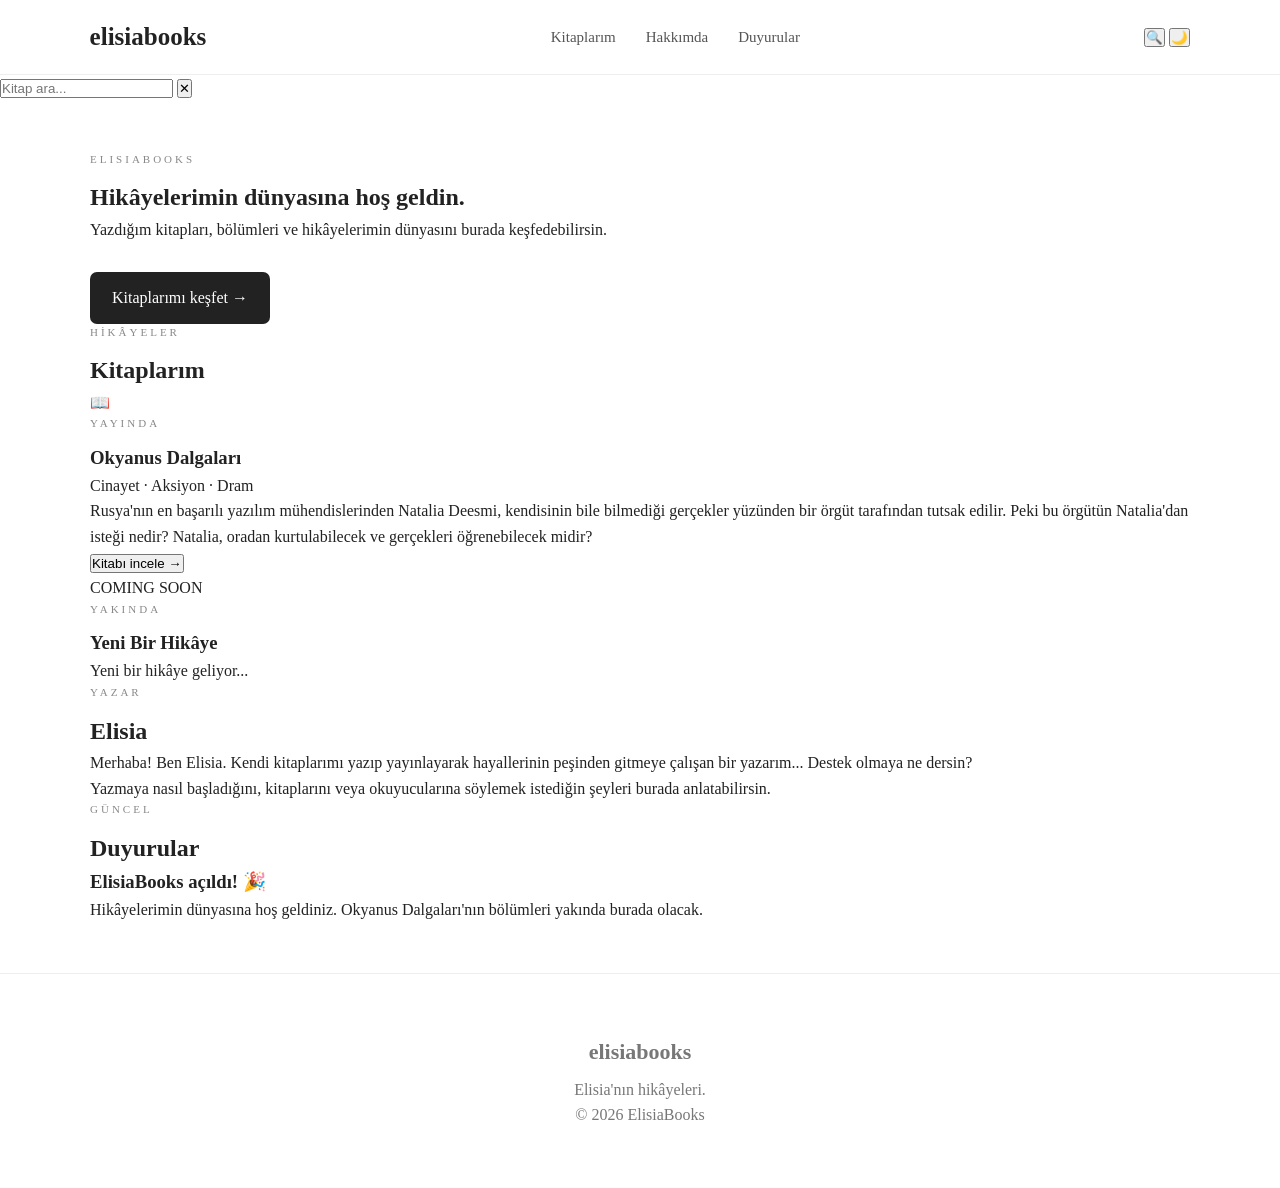
<file: index.html>
<!DOCTYPE html>
<html lang="tr">

<head>

    <meta charset="UTF-8">

    <meta name="viewport"
          content="width=device-width, initial-scale=1.0">

    <title>ElisiaBooks</title>

    <link rel="stylesheet" href="style.css">

</head>


<body>


<!-- ================= HEADER ================= -->

<header>

    <a href="#" class="logo">
        elisiabooks
    </a>


    <nav>

        <a href="#books">
            Kitaplarım
        </a>

        <a href="#about">
            Hakkımda
        </a>

        <a href="#announcements">
            Duyurular
        </a>

    </nav>


    <div class="header-buttons">

        <button onclick="openSearch()">
            🔍
        </button>

        <button onclick="toggleDarkMode()">
            🌙
        </button>

    </div>

</header>



<!-- ================= ARAMA ================= -->

<div id="searchBox" class="search-box">

    <input
        type="text"
        id="searchInput"
        placeholder="Kitap ara..."
        onkeyup="searchBooks()"
    >

    <button onclick="closeSearch()">
        ✕
    </button>

</div>



<!-- ================= ANA SAYFA ================= -->

<main>


<!-- ================= HOŞ GELDİN ================= -->

<section class="hero">


    <!--

        GÖRSEL ALANI

        Daha sonra buraya kendi görselini
        koyacağız.

    -->

    <div class="hero-image">

        <!--

        <img
            src="images/hero.jpg"
            alt="ElisiaBooks">

        -->

    </div>



    <div class="hero-content">

        <p class="eyebrow">
            ELISIABOOKS
        </p>


        <h1>
            Hikâyelerimin
            dünyasına hoş geldin.
        </h1>


        <p>

            Yazdığım kitapları,
            bölümleri ve hikâyelerimin
            dünyasını burada keşfedebilirsin.

        </p>


        <a
            href="#books"
            class="main-button">

            Kitaplarımı keşfet →

        </a>

    </div>


</section>



<!-- ================= KİTAPLAR ================= -->

<section
    id="books"
    class="section">


    <p class="eyebrow">
        HİKÂYELER
    </p>


    <h2>
        Kitaplarım
    </h2>


    <div
        id="bookList"
        class="book-list">

    </div>


</section>



<!-- ================= HAKKIMDA ================= -->

<section
    id="about"
    class="about">


    <!-- GÖRSEL -->

    <div class="about-image">

        <!--

        <img
            src="images/about.jpg"
            alt="Elisia">

        -->

    </div>



    <!-- YAZI -->

    <div class="about-content">

        <p class="eyebrow">
            YAZAR
        </p>


        <h2>
            Elisia
        </h2>


        <p>

            Merhaba! Ben Elisia.

            Kendi kitaplarımı yazıp yayınlayarak
            hayallerinin peşinden gitmeye çalışan
            bir yazarım... Destek olmaya ne dersin?

        </p>


        <p>

            Yazmaya nasıl başladığını,
            kitaplarını veya okuyucularına
            söylemek istediğin şeyleri
            burada anlatabilirsin.

        </p>

    </div>


</section>



<!-- ================= DUYURULAR ================= -->

<section
    id="announcements"
    class="section">


    <p class="eyebrow">
        GÜNCEL
    </p>


    <h2>
        Duyurular
    </h2>


    <div
        id="announcementList">

    </div>


</section>


</main>



<!-- ================= FOOTER ================= -->

<footer>

    <div class="footer-logo">
        elisiabooks
    </div>


    <p>
        Elisia'nın hikâyeleri.
    </p>


    <p>
        © 2026 ElisiaBooks
    </p>

</footer>



<script src="script.js"></script>

</body>

</html>
</file>
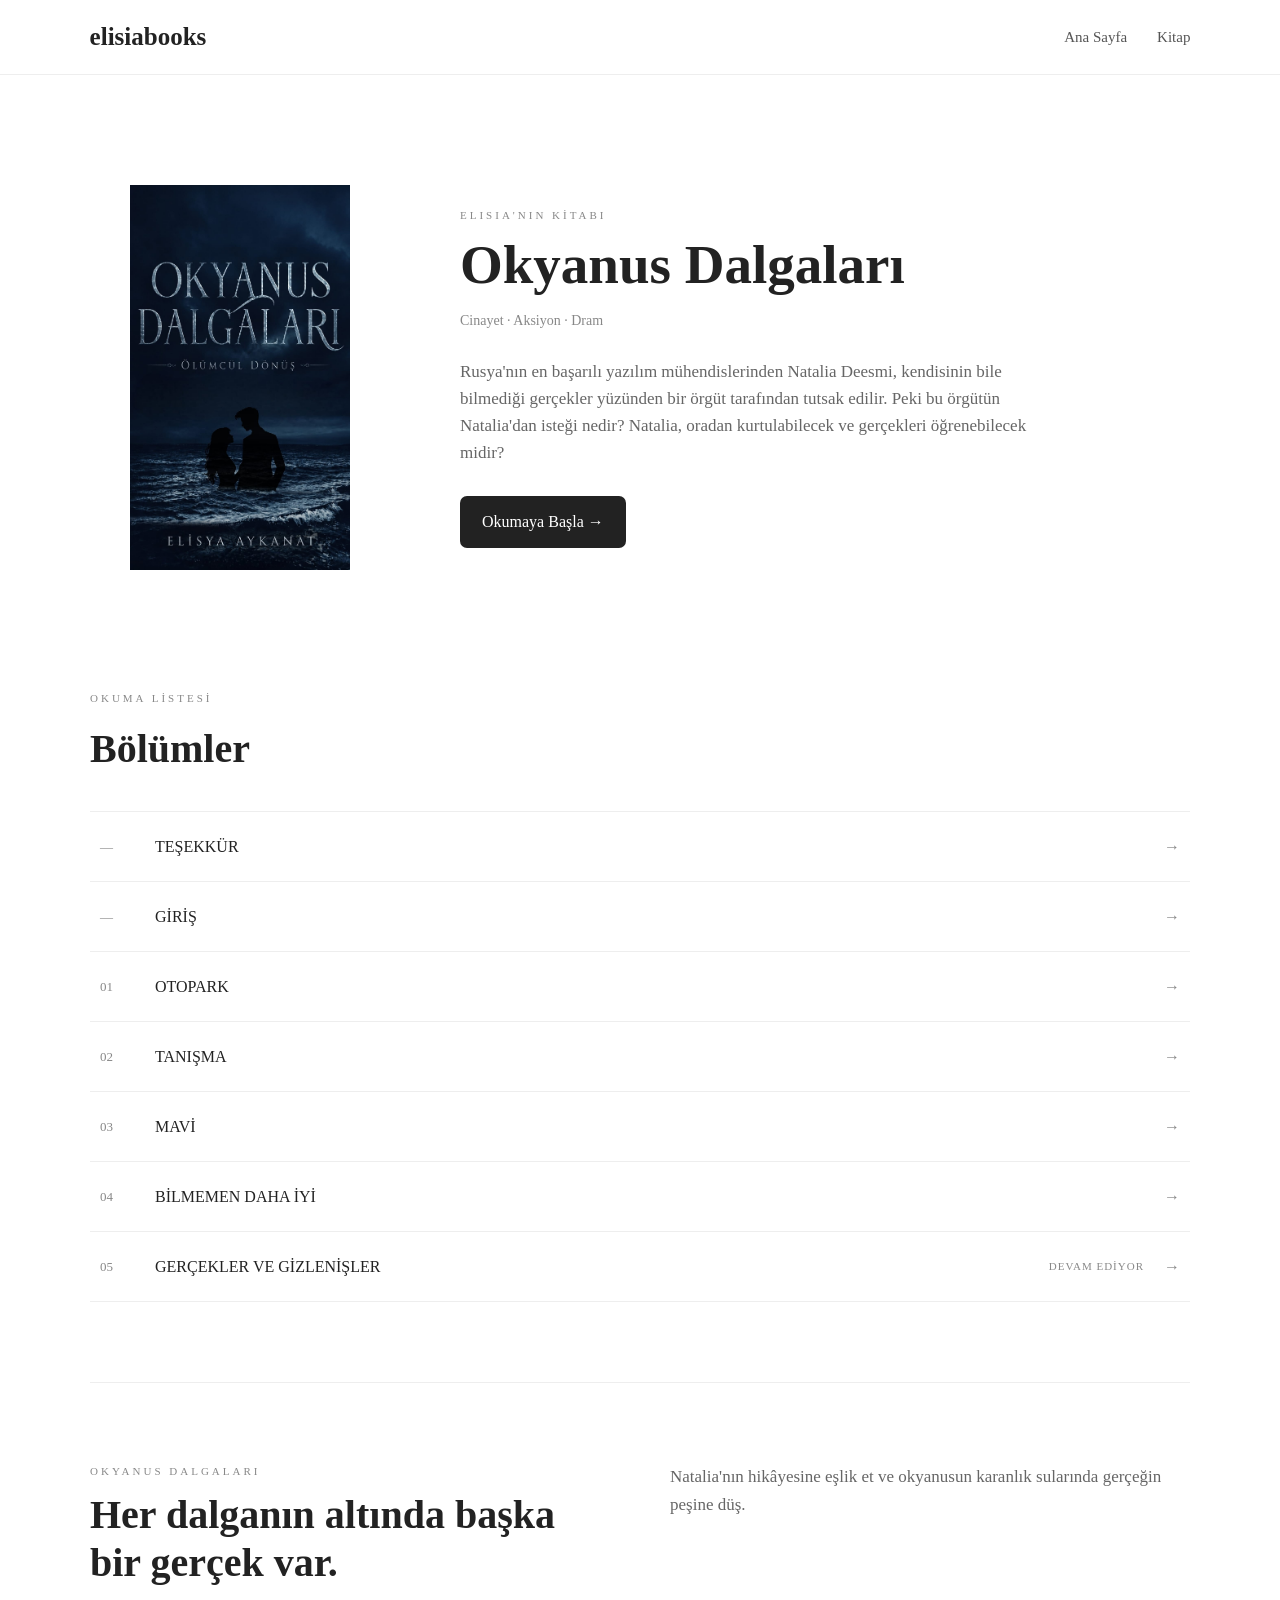
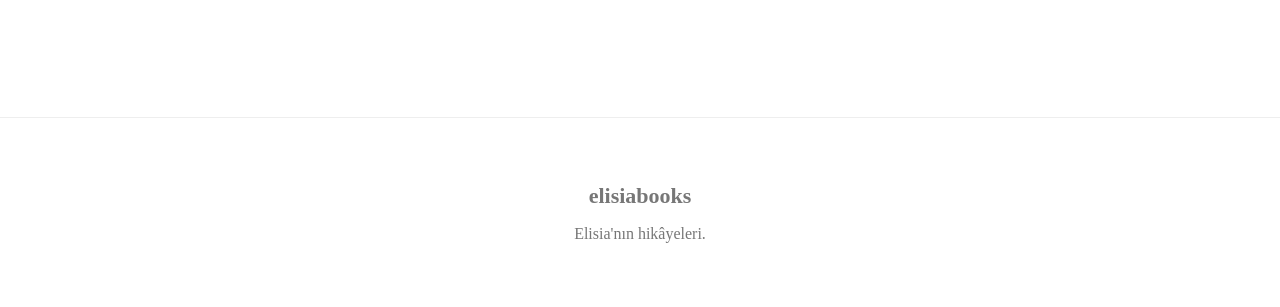
<file: book.html>
<!DOCTYPE html>
<html lang="tr">

<head>
    <meta charset="UTF-8">
    <meta name="viewport" content="width=device-width, initial-scale=1.0">

    <title>Okyanus Dalgaları | elisiabooks</title>

    <link rel="stylesheet" href="style.css">
</head>

<body>

<header>

    <a href="index.html" class="logo">
        elisiabooks
    </a>

    <nav>
        <a href="index.html">Ana Sayfa</a>
        <a href="book.html">Kitap</a>
    </nav>

</header>


<main>

    <!-- KİTAP TANITIM ALANI -->

    <section class="book-hero">

        <div class="book-cover">

            <!-- KAPAK GÖRSELİNÜ BURAYA EKLEYECEĞİZ -->
          <img src="images/okyanus-dalgalari.jpg" alt="Okyanus Dalgaları kitap kapağı">

        </div>


        <div class="book-info">

            <p class="eyebrow">
                ELISIA'NIN KİTABI
            </p>

            <h1>Okyanus Dalgaları</h1>

            <p class="book-type">
                Cinayet · Aksiyon · Dram
            </p>

            <p class="book-description">
                Rusya'nın en başarılı yazılım mühendislerinden Natalia Deesmi,
                kendisinin bile bilmediği gerçekler yüzünden bir örgüt
                tarafından tutsak edilir. Peki bu örgütün Natalia'dan isteği
                nedir? Natalia, oradan kurtulabilecek ve gerçekleri
                öğrenebilecek midir?
            </p>

            <a href="chapters/giris.html" class="main-button">
                Okumaya Başla →
            </a>

        </div>

    </section>


    <!-- BÖLÜMLER -->

    <section class="chapters-section">

        <div class="section-heading">

            <p class="eyebrow">
                OKUMA LİSTESİ
            </p>

            <h2>Bölümler</h2>

        </div>


        <div class="chapter-list">

            <a href="chapters/tesekkur.html" class="chapter-card">

                <span class="chapter-number">
                    —
                </span>

                <span class="chapter-title">
                    TEŞEKKÜR
                </span>

                <span class="chapter-arrow">
                    →
                </span>

            </a>


            <a href="chapters/giris.html" class="chapter-card">

                <span class="chapter-number">
                    —
                </span>

                <span class="chapter-title">
                    GİRİŞ
                </span>

                <span class="chapter-arrow">
                    →
                </span>

            </a>


            <a href="chapters/bolum1.html" class="chapter-card">

                <span class="chapter-number">
                    01
                </span>

                <span class="chapter-title">
                    OTOPARK
                </span>

                <span class="chapter-arrow">
                    →
                </span>

            </a>


            <a href="chapters/bolum2.html" class="chapter-card">

                <span class="chapter-number">
                    02
                </span>

                <span class="chapter-title">
                    TANIŞMA
                </span>

                <span class="chapter-arrow">
                    →
                </span>

            </a>


            <a href="chapters/bolum3.html" class="chapter-card">

                <span class="chapter-number">
                    03
                </span>

                <span class="chapter-title">
                    MAVİ
                </span>

                <span class="chapter-arrow">
                    →
                </span>

            </a>


            <a href="chapters/bolum4.html" class="chapter-card">

                <span class="chapter-number">
                    04
                </span>

                <span class="chapter-title">
                    BİLMEMEN DAHA İYİ
                </span>

                <span class="chapter-arrow">
                    →
                </span>

            </a>


            <a href="chapters/bolum5.html" class="chapter-card">

                <span class="chapter-number">
                    05
                </span>

                <span class="chapter-title">
                    GERÇEKLER VE GİZLENİŞLER
                </span>

                <span class="chapter-status">
                    DEVAM EDİYOR
                </span>

                <span class="chapter-arrow">
                    →
                </span>

            </a>

        </div>

    </section>


    <!-- KİTAP HAKKINDA -->

    <section class="book-about">

        <div>

            <p class="eyebrow">
                OKYANUS DALGALARI
            </p>

            <h2>
                Her dalganın altında
                başka bir gerçek var.
            </h2>

        </div>

        <p>
            Natalia'nın hikâyesine eşlik et ve okyanusun karanlık
            sularında gerçeğin peşine düş.
        </p>

    </section>

</main>


<footer>

    <div class="footer-logo">
        elisiabooks
    </div>

    <p>
        Elisia'nın hikâyeleri.
    </p>

</footer>

</body>

</html>
</file>
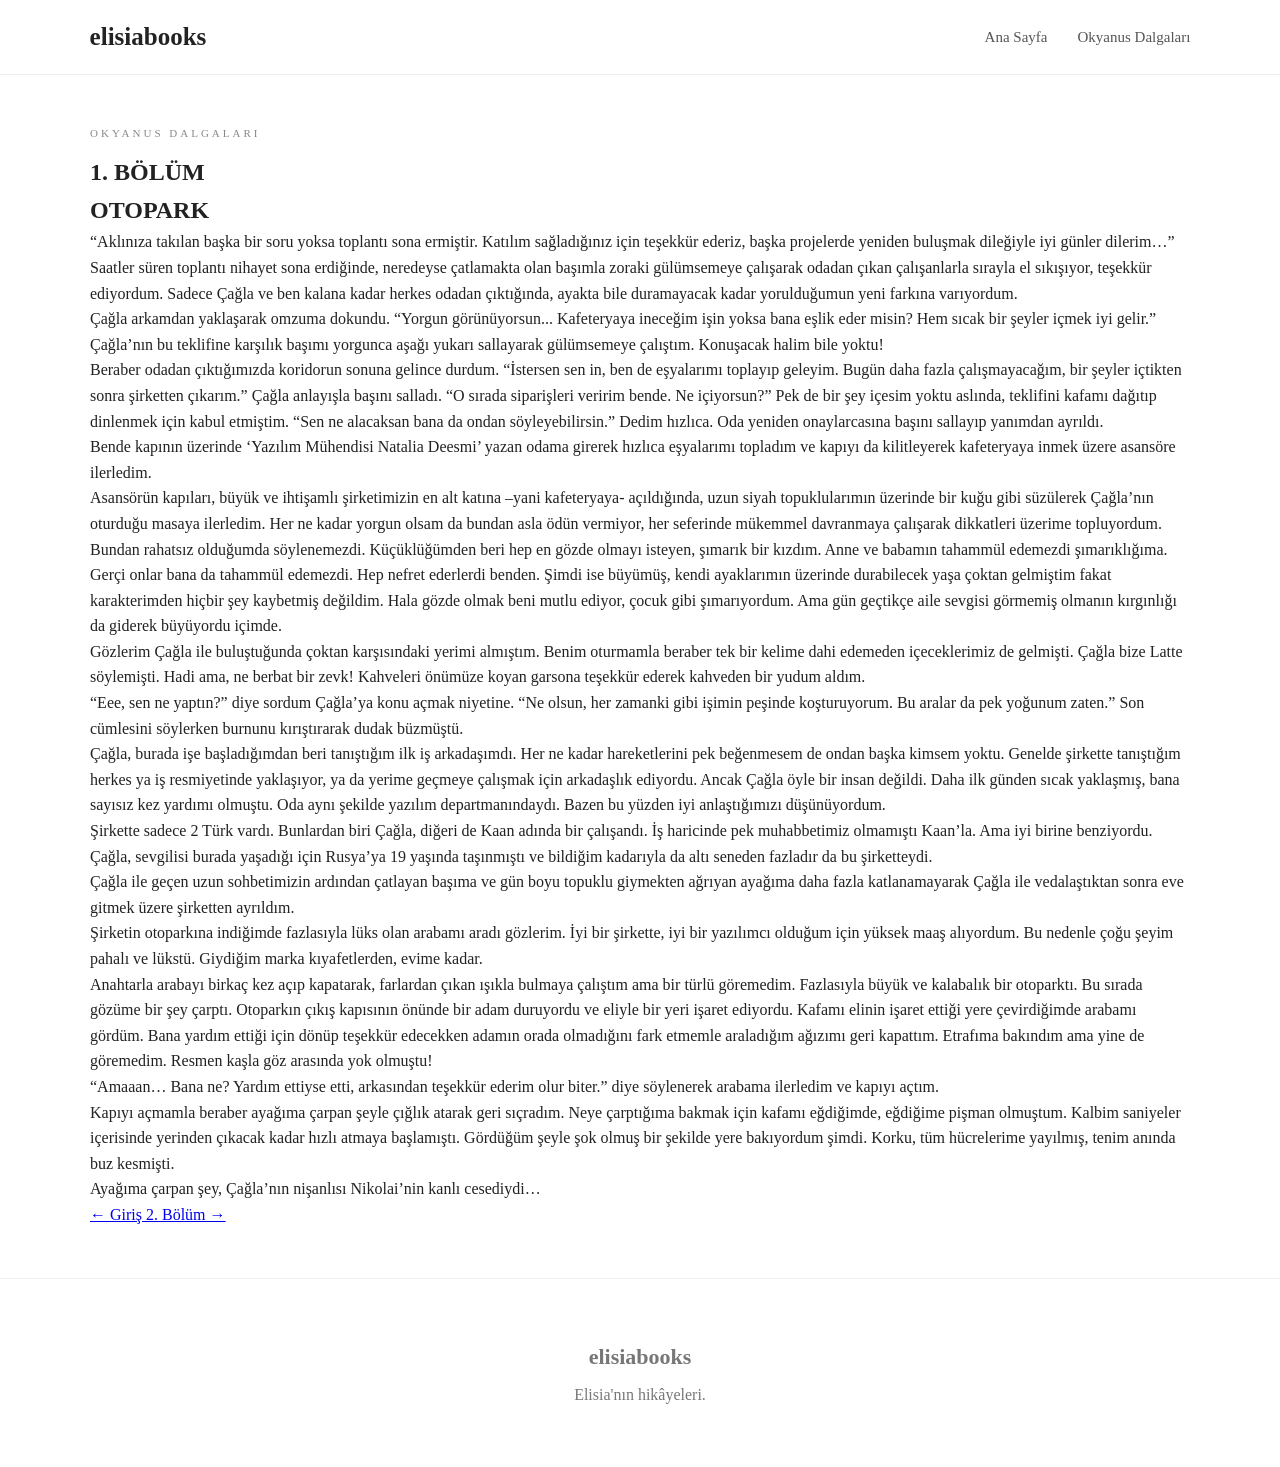
<file: chapters/bolum1.html>
<!DOCTYPE html>
<html lang="tr">

<head>
    <meta charset="UTF-8">
    <meta name="viewport" content="width=device-width, initial-scale=1.0">

    <title>1. Bölüm: Otopark | Okyanus Dalgaları</title>

    <link rel="stylesheet" href="../style.css">
</head>

<body>

<header>

    <a href="../book.html" class="logo">
        elisiabooks
    </a>

    <nav>
        <a href="../index.html">Ana Sayfa</a>
        <a href="../book.html">Okyanus Dalgaları</a>
    </nav>

</header>


<main>

    <article class="reading-page">

        <p class="eyebrow">
            OKYANUS DALGALARI
        </p>

        <h1>1. BÖLÜM</h1>

        <h2>OTOPARK</h2>

        <div class="reading-text">

            <p>
                “Aklınıza takılan başka bir soru yoksa toplantı sona ermiştir.
                Katılım sağladığınız için teşekkür ederiz, başka projelerde
                yeniden buluşmak dileğiyle iyi günler dilerim…”
            </p>

            <p>
                Saatler süren toplantı nihayet sona erdiğinde, neredeyse
                çatlamakta olan başımla zoraki gülümsemeye çalışarak odadan
                çıkan çalışanlarla sırayla el sıkışıyor, teşekkür ediyordum.
                Sadece Çağla ve ben kalana kadar herkes odadan çıktığında,
                ayakta bile duramayacak kadar yorulduğumun yeni farkına
                varıyordum.
            </p>

            <p>
                Çağla arkamdan yaklaşarak omzuma dokundu. “Yorgun
                görünüyorsun... Kafeteryaya ineceğim işin yoksa bana eşlik
                eder misin? Hem sıcak bir şeyler içmek iyi gelir.” Çağla’nın
                bu teklifine karşılık başımı yorgunca aşağı yukarı sallayarak
                gülümsemeye çalıştım. Konuşacak halim bile yoktu!
            </p>

            <p>
                Beraber odadan çıktığımızda koridorun sonuna gelince durdum.
                “İstersen sen in, ben de eşyalarımı toplayıp geleyim. Bugün
                daha fazla çalışmayacağım, bir şeyler içtikten sonra
                şirketten çıkarım.” Çağla anlayışla başını salladı. “O sırada
                siparişleri veririm bende. Ne içiyorsun?” Pek de bir şey içesim
                yoktu aslında, teklifini kafamı dağıtıp dinlenmek için kabul
                etmiştim. “Sen ne alacaksan bana da ondan söyleyebilirsin.”
                Dedim hızlıca. Oda yeniden onaylarcasına başını sallayıp
                yanımdan ayrıldı.
            </p>

            <p>
                Bende kapının üzerinde ‘Yazılım Mühendisi Natalia Deesmi’
                yazan odama girerek hızlıca eşyalarımı topladım ve kapıyı da
                kilitleyerek kafeteryaya inmek üzere asansöre ilerledim.
            </p>

            <p>
                Asansörün kapıları, büyük ve ihtişamlı şirketimizin en alt
                katına –yani kafeteryaya- açıldığında, uzun siyah topuklularımın
                üzerinde bir kuğu gibi süzülerek Çağla’nın oturduğu masaya
                ilerledim. Her ne kadar yorgun olsam da bundan asla ödün
                vermiyor, her seferinde mükemmel davranmaya çalışarak dikkatleri
                üzerime topluyordum. Bundan rahatsız olduğumda söylenemezdi.
                Küçüklüğümden beri hep en gözde olmayı isteyen, şımarık bir
                kızdım. Anne ve babamın tahammül edemezdi şımarıklığıma.
                Gerçi onlar bana da tahammül edemezdi. Hep nefret ederlerdi
                benden. Şimdi ise büyümüş, kendi ayaklarımın üzerinde
                durabilecek yaşa çoktan gelmiştim fakat karakterimden hiçbir
                şey kaybetmiş değildim. Hala gözde olmak beni mutlu ediyor,
                çocuk gibi şımarıyordum. Ama gün geçtikçe aile sevgisi görmemiş
                olmanın kırgınlığı da giderek büyüyordu içimde.
            </p>

            <p>
                Gözlerim Çağla ile buluştuğunda çoktan karşısındaki yerimi
                almıştım. Benim oturmamla beraber tek bir kelime dahi
                edemeden içeceklerimiz de gelmişti. Çağla bize Latte söylemişti.
                Hadi ama, ne berbat bir zevk! Kahveleri önümüze koyan garsona
                teşekkür ederek kahveden bir yudum aldım.
            </p>

            <p>
                “Eee, sen ne yaptın?” diye sordum Çağla’ya konu açmak
                niyetine. “Ne olsun, her zamanki gibi işimin peşinde
                koşturuyorum. Bu aralar da pek yoğunum zaten.” Son cümlesini
                söylerken burnunu kırıştırarak dudak büzmüştü.
            </p>

            <p>
                Çağla, burada işe başladığımdan beri tanıştığım ilk iş
                arkadaşımdı. Her ne kadar hareketlerini pek beğenmesem de
                ondan başka kimsem yoktu. Genelde şirkette tanıştığım herkes
                ya iş resmiyetinde yaklaşıyor, ya da yerime geçmeye çalışmak
                için arkadaşlık ediyordu. Ancak Çağla öyle bir insan değildi.
                Daha ilk günden sıcak yaklaşmış, bana sayısız kez yardımı
                olmuştu. Oda aynı şekilde yazılım departmanındaydı. Bazen bu
                yüzden iyi anlaştığımızı düşünüyordum.
            </p>

            <p>
                Şirkette sadece 2 Türk vardı. Bunlardan biri Çağla, diğeri de
                Kaan adında bir çalışandı. İş haricinde pek muhabbetimiz
                olmamıştı Kaan’la. Ama iyi birine benziyordu.
            </p>

            <p>
                Çağla, sevgilisi burada yaşadığı için Rusya’ya 19 yaşında
                taşınmıştı ve bildiğim kadarıyla da altı seneden fazladır da
                bu şirketteydi.
            </p>

            <p>
                Çağla ile geçen uzun sohbetimizin ardından çatlayan başıma
                ve gün boyu topuklu giymekten ağrıyan ayağıma daha fazla
                katlanamayarak Çağla ile vedalaştıktan sonra eve gitmek üzere
                şirketten ayrıldım.
            </p>

            <p>
                Şirketin otoparkına indiğimde fazlasıyla lüks olan arabamı
                aradı gözlerim. İyi bir şirkette, iyi bir yazılımcı olduğum
                için yüksek maaş alıyordum. Bu nedenle çoğu şeyim pahalı ve
                lükstü. Giydiğim marka kıyafetlerden, evime kadar.
            </p>

            <p>
                Anahtarla arabayı birkaç kez açıp kapatarak, farlardan çıkan
                ışıkla bulmaya çalıştım ama bir türlü göremedim. Fazlasıyla
                büyük ve kalabalık bir otoparktı. Bu sırada gözüme bir şey
                çarptı. Otoparkın çıkış kapısının önünde bir adam duruyordu
                ve eliyle bir yeri işaret ediyordu. Kafamı elinin işaret ettiği
                yere çevirdiğimde arabamı gördüm. Bana yardım ettiği için dönüp
                teşekkür edecekken adamın orada olmadığını fark etmemle
                araladığım ağızımı geri kapattım. Etrafıma bakındım ama yine
                de göremedim. Resmen kaşla göz arasında yok olmuştu!
            </p>

            <p>
                “Amaaan… Bana ne? Yardım ettiyse etti, arkasından teşekkür
                ederim olur biter.” diye söylenerek arabama ilerledim ve
                kapıyı açtım.
            </p>

            <p>
                Kapıyı açmamla beraber ayağıma çarpan şeyle çığlık atarak
                geri sıçradım. Neye çarptığıma bakmak için kafamı eğdiğimde,
                eğdiğime pişman olmuştum. Kalbim saniyeler içerisinde
                yerinden çıkacak kadar hızlı atmaya başlamıştı. Gördüğüm
                şeyle şok olmuş bir şekilde yere bakıyordum şimdi. Korku,
                tüm hücrelerime yayılmış, tenim anında buz kesmişti.
            </p>

            <p>
                Ayağıma çarpan şey, Çağla’nın nişanlısı Nikolai’nin kanlı
                cesediydi…
            </p>

        </div>

    </article>


    <div class="chapter-navigation">

        <a href="giris.html">
            ← Giriş
        </a>

        <a href="bolum2.html">
            2. Bölüm →
        </a>

    </div>

</main>


<footer>

    <div class="footer-logo">
        elisiabooks
    </div>

    <p>
        Elisia'nın hikâyeleri.
    </p>

</footer>

</body>

</html>
</file>
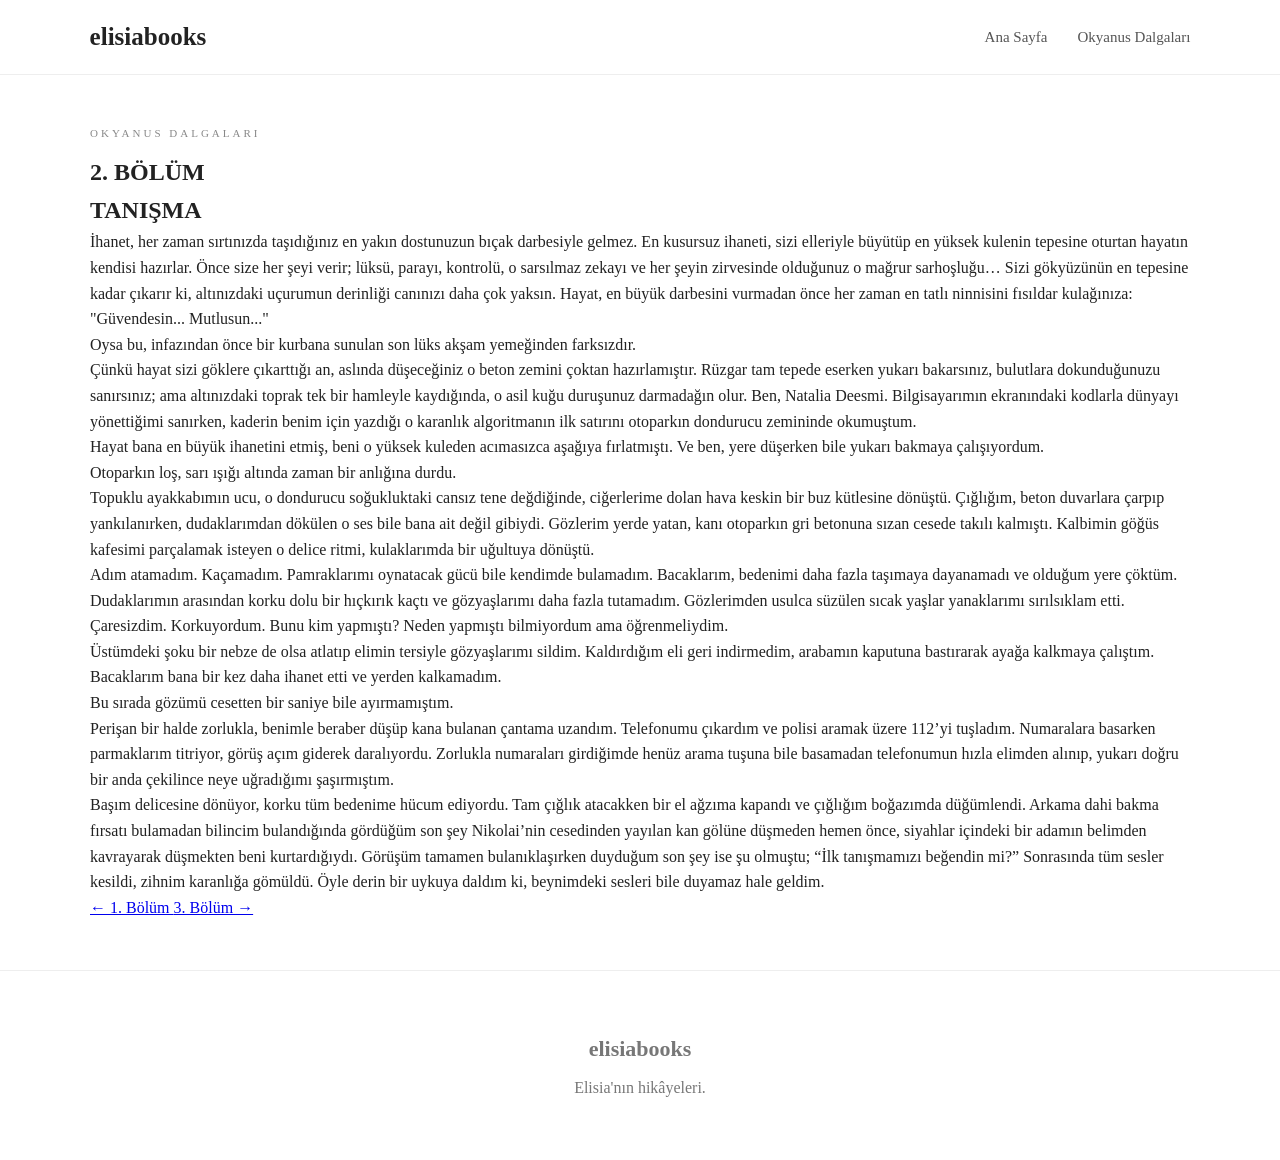
<file: chapters/bolum2.html>
<!DOCTYPE html>
<html lang="tr">

<head>
    <meta charset="UTF-8">
    <meta name="viewport" content="width=device-width, initial-scale=1.0">

    <title>2. Bölüm: Tanışma | Okyanus Dalgaları</title>

    <link rel="stylesheet" href="../style.css">
</head>

<body>

<header>

    <a href="../book.html" class="logo">
        elisiabooks
    </a>

    <nav>
        <a href="../index.html">Ana Sayfa</a>
        <a href="../book.html">Okyanus Dalgaları</a>
    </nav>

</header>


<main>

    <article class="reading-page">

        <p class="eyebrow">
            OKYANUS DALGALARI
        </p>

        <h1>2. BÖLÜM</h1>

        <h2>TANIŞMA</h2>

        <div class="reading-text">

            <p>
                İhanet, her zaman sırtınızda taşıdığınız en yakın dostunuzun
                bıçak darbesiyle gelmez. En kusursuz ihaneti, sizi elleriyle
                büyütüp en yüksek kulenin tepesine oturtan hayatın kendisi
                hazırlar. Önce size her şeyi verir; lüksü, parayı, kontrolü,
                o sarsılmaz zekayı ve her şeyin zirvesinde olduğunuz o mağrur
                sarhoşluğu… Sizi gökyüzünün en tepesine kadar çıkarır ki,
                altınızdaki uçurumun derinliği canınızı daha çok yaksın.
                Hayat, en büyük darbesini vurmadan önce her zaman en tatlı
                ninnisini fısıldar kulağınıza: "Güvendesin... Mutlusun..."
            </p>

            <p>
                Oysa bu, infazından önce bir kurbana sunulan son lüks akşam
                yemeğinden farksızdır.
            </p>

            <p>
                Çünkü hayat sizi göklere çıkarttığı an, aslında düşeceğiniz
                o beton zemini çoktan hazırlamıştır. Rüzgar tam tepede
                eserken yukarı bakarsınız, bulutlara dokunduğunuzu sanırsınız;
                ama altınızdaki toprak tek bir hamleyle kaydığında, o asil
                kuğu duruşunuz darmadağın olur. Ben, Natalia Deesmi.
                Bilgisayarımın ekranındaki kodlarla dünyayı yönettiğimi
                sanırken, kaderin benim için yazdığı o karanlık algoritmanın
                ilk satırını otoparkın dondurucu zemininde okumuştum.
            </p>

            <p>
                Hayat bana en büyük ihanetini etmiş, beni o yüksek kuleden
                acımasızca aşağıya fırlatmıştı. Ve ben, yere düşerken bile
                yukarı bakmaya çalışıyordum.
            </p>

            <p>
                Otoparkın loş, sarı ışığı altında zaman bir anlığına durdu.
            </p>

            <p>
                Topuklu ayakkabımın ucu, o dondurucu soğukluktaki cansız tene
                değdiğinde, ciğerlerime dolan hava keskin bir buz kütlesine
                dönüştü. Çığlığım, beton duvarlara çarpıp yankılanırken,
                dudaklarımdan dökülen o ses bile bana ait değil gibiydi.
                Gözlerim yerde yatan, kanı otoparkın gri betonuna sızan
                cesede takılı kalmıştı. Kalbimin göğüs kafesimi parçalamak
                isteyen o delice ritmi, kulaklarımda bir uğultuya dönüştü.
            </p>

            <p>
                Adım atamadım. Kaçamadım. Pamraklarımı oynatacak gücü bile
                kendimde bulamadım. Bacaklarım, bedenimi daha fazla taşımaya
                dayanamadı ve olduğum yere çöktüm. Dudaklarımın arasından
                korku dolu bir hıçkırık kaçtı ve gözyaşlarımı daha fazla
                tutamadım. Gözlerimden usulca süzülen sıcak yaşlar
                yanaklarımı sırılsıklam etti.
            </p>

            <p>
                Çaresizdim. Korkuyordum. Bunu kim yapmıştı? Neden yapmıştı
                bilmiyordum ama öğrenmeliydim.
            </p>

            <p>
                Üstümdeki şoku bir nebze de olsa atlatıp elimin tersiyle
                gözyaşlarımı sildim. Kaldırdığım eli geri indirmedim,
                arabamın kaputuna bastırarak ayağa kalkmaya çalıştım.
                Bacaklarım bana bir kez daha ihanet etti ve yerden kalkamadım.
            </p>

            <p>
                Bu sırada gözümü cesetten bir saniye bile ayırmamıştım.
            </p>

            <p>
                Perişan bir halde zorlukla, benimle beraber düşüp kana
                bulanan çantama uzandım. Telefonumu çıkardım ve polisi
                aramak üzere 112’yi tuşladım. Numaralara basarken
                parmaklarım titriyor, görüş açım giderek daralıyordu.
                Zorlukla numaraları girdiğimde henüz arama tuşuna bile
                basamadan telefonumun hızla elimden alınıp, yukarı doğru
                bir anda çekilince neye uğradığımı şaşırmıştım.
            </p>

            <p>
                Başım delicesine dönüyor, korku tüm bedenime hücum ediyordu.
                Tam çığlık atacakken bir el ağzıma kapandı ve çığlığım
                boğazımda düğümlendi. Arkama dahi bakma fırsatı bulamadan
                bilincim bulandığında gördüğüm son şey Nikolai’nin
                cesedinden yayılan kan gölüne düşmeden hemen önce,
                siyahlar içindeki bir adamın belimden kavrayarak düşmekten
                beni kurtardığıydı. Görüşüm tamamen bulanıklaşırken
                duyduğum son şey ise şu olmuştu;
                “İlk tanışmamızı beğendin mi?” Sonrasında tüm sesler kesildi,
                zihnim karanlığa gömüldü. Öyle derin bir uykuya daldım ki,
                beynimdeki sesleri bile duyamaz hale geldim.
            </p>

        </div>

    </article>


    <div class="chapter-navigation">

        <a href="bolum1.html">
            ← 1. Bölüm
        </a>

        <a href="bolum3.html">
            3. Bölüm →
        </a>

    </div>

</main>


<footer>

    <div class="footer-logo">
        elisiabooks
    </div>

    <p>
        Elisia'nın hikâyeleri.
    </p>

</footer>

</body>

</html>
</file>
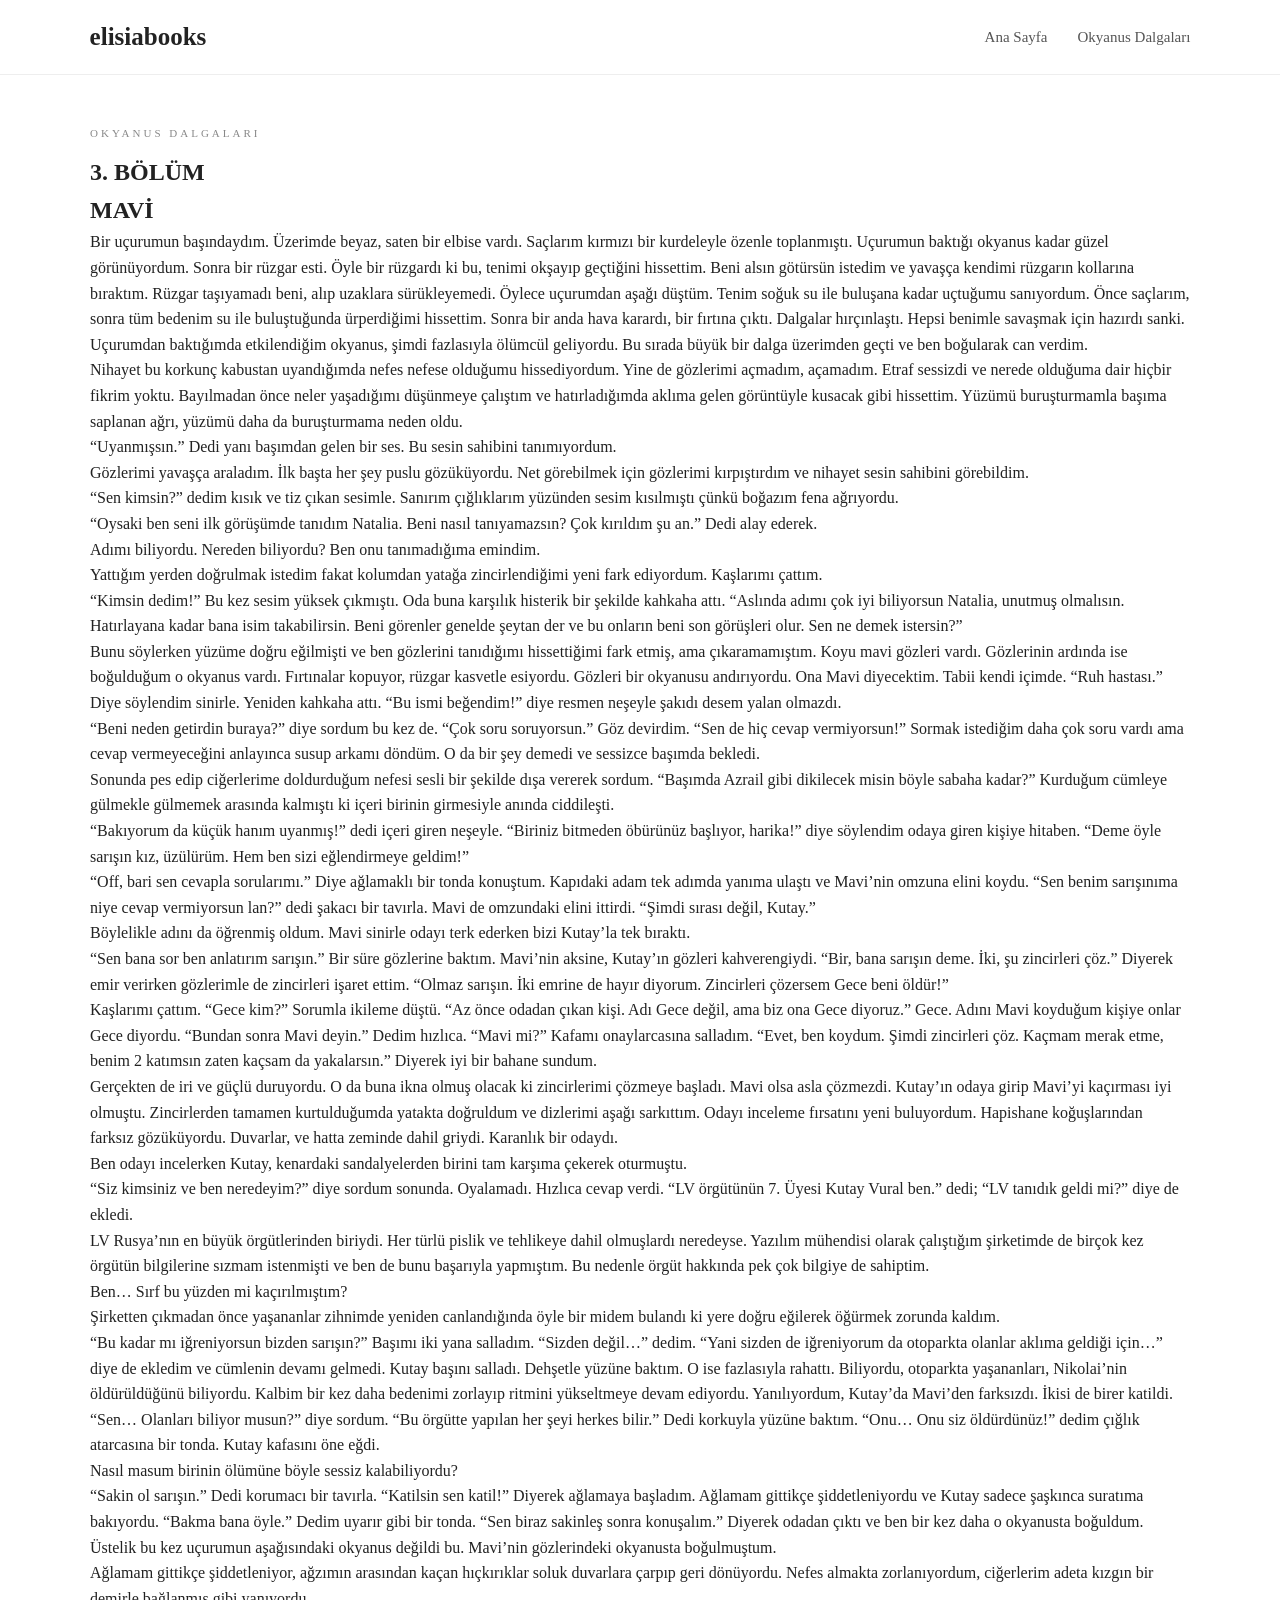
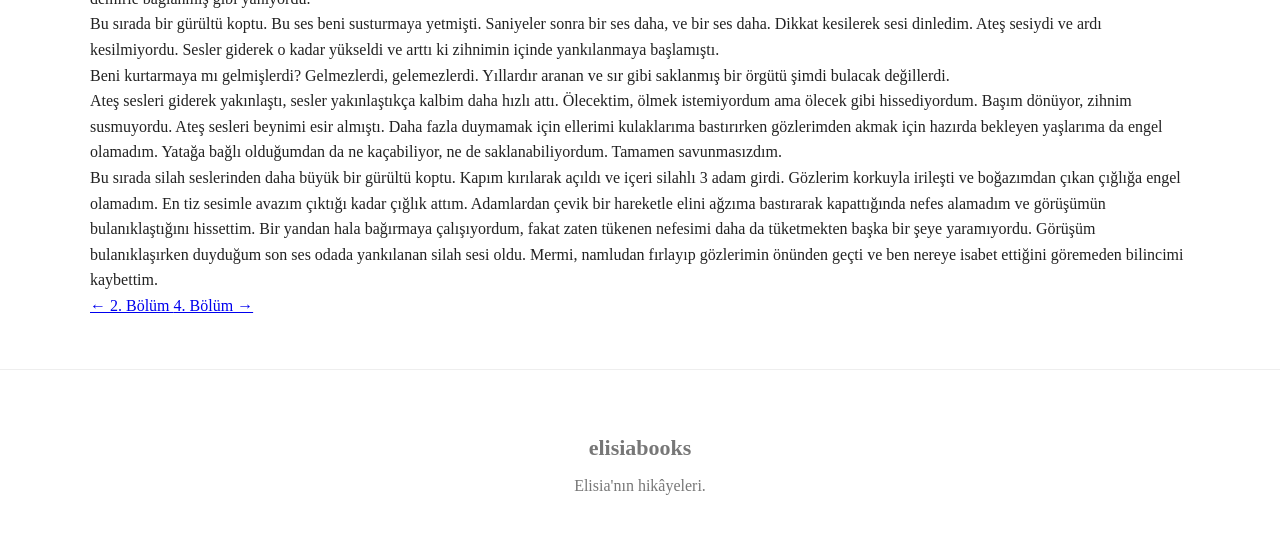
<file: chapters/bolum3.html>
<!DOCTYPE html>
<html lang="tr">

<head>
    <meta charset="UTF-8">
    <meta name="viewport" content="width=device-width, initial-scale=1.0">

    <title>3. Bölüm: Mavi | Okyanus Dalgaları</title>

    <link rel="stylesheet" href="../style.css">
</head>

<body>

<header>

    <a href="../book.html" class="logo">
        elisiabooks
    </a>

    <nav>
        <a href="../index.html">Ana Sayfa</a>
        <a href="../book.html">Okyanus Dalgaları</a>
    </nav>

</header>


<main>

    <article class="reading-page">

        <p class="eyebrow">
            OKYANUS DALGALARI
        </p>

        <h1>3. BÖLÜM</h1>

        <h2>MAVİ</h2>

        <div class="reading-text">

            <p>
                Bir uçurumun başındaydım. Üzerimde beyaz, saten bir elbise
                vardı. Saçlarım kırmızı bir kurdeleyle özenle toplanmıştı.
                Uçurumun baktığı okyanus kadar güzel görünüyordum. Sonra bir
                rüzgar esti. Öyle bir rüzgardı ki bu, tenimi okşayıp geçtiğini
                hissettim. Beni alsın götürsün istedim ve yavaşça kendimi
                rüzgarın kollarına bıraktım. Rüzgar taşıyamadı beni, alıp
                uzaklara sürükleyemedi. Öylece uçurumdan aşağı düştüm.
                Tenim soğuk su ile buluşana kadar uçtuğumu sanıyordum.
                Önce saçlarım, sonra tüm bedenim su ile buluştuğunda
                ürperdiğimi hissettim. Sonra bir anda hava karardı, bir
                fırtına çıktı. Dalgalar hırçınlaştı. Hepsi benimle savaşmak
                için hazırdı sanki. Uçurumdan baktığımda etkilendiğim
                okyanus, şimdi fazlasıyla ölümcül geliyordu. Bu sırada
                büyük bir dalga üzerimden geçti ve ben boğularak can verdim.
            </p>

            <p>
                Nihayet bu korkunç kabustan uyandığımda nefes nefese
                olduğumu hissediyordum. Yine de gözlerimi açmadım, açamadım.
                Etraf sessizdi ve nerede olduğuma dair hiçbir fikrim yoktu.
                Bayılmadan önce neler yaşadığımı düşünmeye çalıştım ve
                hatırladığımda aklıma gelen görüntüyle kusacak gibi
                hissettim. Yüzümü buruşturmamla başıma saplanan ağrı,
                yüzümü daha da buruşturmama neden oldu.
            </p>

            <p>
                “Uyanmışsın.” Dedi yanı başımdan gelen bir ses. Bu sesin
                sahibini tanımıyordum.
            </p>

            <p>
                Gözlerimi yavaşça araladım. İlk başta her şey puslu
                gözüküyordu. Net görebilmek için gözlerimi kırpıştırdım ve
                nihayet sesin sahibini görebildim.
            </p>

            <p>
                “Sen kimsin?” dedim kısık ve tiz çıkan sesimle. Sanırım
                çığlıklarım yüzünden sesim kısılmıştı çünkü boğazım fena
                ağrıyordu.
            </p>

            <p>
                “Oysaki ben seni ilk görüşümde tanıdım Natalia. Beni nasıl
                tanıyamazsın? Çok kırıldım şu an.” Dedi alay ederek.
            </p>

            <p>
                Adımı biliyordu. Nereden biliyordu? Ben onu tanımadığıma
                emindim.
            </p>

            <p>
                Yattığım yerden doğrulmak istedim fakat kolumdan yatağa
                zincirlendiğimi yeni fark ediyordum. Kaşlarımı çattım.
            </p>

            <p>
                “Kimsin dedim!” Bu kez sesim yüksek çıkmıştı. Oda buna
                karşılık histerik bir şekilde kahkaha attı.
                “Aslında adımı çok iyi biliyorsun Natalia, unutmuş olmalısın.
                Hatırlayana kadar bana isim takabilirsin. Beni görenler
                genelde şeytan der ve bu onların beni son görüşleri olur.
                Sen ne demek istersin?”
            </p>

            <p>
                Bunu söylerken yüzüme doğru eğilmişti ve ben gözlerini
                tanıdığımı hissettiğimi fark etmiş, ama çıkaramamıştım.
                Koyu mavi gözleri vardı. Gözlerinin ardında ise boğulduğum
                o okyanus vardı. Fırtınalar kopuyor, rüzgar kasvetle
                esiyordu. Gözleri bir okyanusu andırıyordu. Ona Mavi
                diyecektim. Tabii kendi içimde.
                “Ruh hastası.” Diye söylendim sinirle. Yeniden kahkaha attı.
                “Bu ismi beğendim!” diye resmen neşeyle şakıdı desem yalan
                olmazdı.
            </p>

            <p>
                “Beni neden getirdin buraya?” diye sordum bu kez de.
                “Çok soru soruyorsun.” Göz devirdim. “Sen de hiç cevap
                vermiyorsun!” Sormak istediğim daha çok soru vardı ama
                cevap vermeyeceğini anlayınca susup arkamı döndüm. O da
                bir şey demedi ve sessizce başımda bekledi.
            </p>

            <p>
                Sonunda pes edip ciğerlerime doldurduğum nefesi sesli bir
                şekilde dışa vererek sordum. “Başımda Azrail gibi dikilecek
                misin böyle sabaha kadar?” Kurduğum cümleye gülmekle
                gülmemek arasında kalmıştı ki içeri birinin girmesiyle
                anında ciddileşti.
            </p>

            <p>
                “Bakıyorum da küçük hanım uyanmış!” dedi içeri giren
                neşeyle. “Biriniz bitmeden öbürünüz başlıyor, harika!” diye
                söylendim odaya giren kişiye hitaben. “Deme öyle sarışın
                kız, üzülürüm. Hem ben sizi eğlendirmeye geldim!”
            </p>

            <p>
                “Off, bari sen cevapla sorularımı.” Diye ağlamaklı bir tonda
                konuştum. Kapıdaki adam tek adımda yanıma ulaştı ve Mavi’nin
                omzuna elini koydu. “Sen benim sarışınıma niye cevap
                vermiyorsun lan?” dedi şakacı bir tavırla. Mavi de
                omzundaki elini ittirdi. “Şimdi sırası değil, Kutay.”
            </p>

            <p>
                Böylelikle adını da öğrenmiş oldum. Mavi sinirle odayı
                terk ederken bizi Kutay’la tek bıraktı.
            </p>

            <p>
                “Sen bana sor ben anlatırım sarışın.” Bir süre gözlerine
                baktım. Mavi’nin aksine, Kutay’ın gözleri kahverengiydi.
                “Bir, bana sarışın deme. İki, şu zincirleri çöz.” Diyerek
                emir verirken gözlerimle de zincirleri işaret ettim.
                “Olmaz sarışın. İki emrine de hayır diyorum. Zincirleri
                çözersem Gece beni öldür!”
            </p>

            <p>
                Kaşlarımı çattım. “Gece kim?” Sorumla ikileme düştü.
                “Az önce odadan çıkan kişi. Adı Gece değil, ama biz ona
                Gece diyoruz.” Gece. Adını Mavi koyduğum kişiye onlar
                Gece diyordu. “Bundan sonra Mavi deyin.” Dedim hızlıca.
                “Mavi mi?” Kafamı onaylarcasına salladım. “Evet, ben
                koydum. Şimdi zincirleri çöz. Kaçmam merak etme, benim
                2 katımsın zaten kaçsam da yakalarsın.” Diyerek iyi bir
                bahane sundum.
            </p>

            <p>
                Gerçekten de iri ve güçlü duruyordu. O da buna ikna olmuş
                olacak ki zincirlerimi çözmeye başladı. Mavi olsa asla
                çözmezdi. Kutay’ın odaya girip Mavi’yi kaçırması iyi olmuştu.
                Zincirlerden tamamen kurtulduğumda yatakta doğruldum ve
                dizlerimi aşağı sarkıttım. Odayı inceleme fırsatını yeni
                buluyordum. Hapishane koğuşlarından farksız gözüküyordu.
                Duvarlar, ve hatta zeminde dahil griydi. Karanlık bir
                odaydı.
            </p>

            <p>
                Ben odayı incelerken Kutay, kenardaki sandalyelerden birini
                tam karşıma çekerek oturmuştu.
            </p>

            <p>
                “Siz kimsiniz ve ben neredeyim?” diye sordum sonunda.
                Oyalamadı. Hızlıca cevap verdi. “LV örgütünün 7. Üyesi
                Kutay Vural ben.” dedi; “LV tanıdık geldi mi?” diye de
                ekledi.
            </p>

            <p>
                LV Rusya’nın en büyük örgütlerinden biriydi. Her türlü
                pislik ve tehlikeye dahil olmuşlardı neredeyse. Yazılım
                mühendisi olarak çalıştığım şirketimde de birçok kez
                örgütün bilgilerine sızmam istenmişti ve ben de bunu
                başarıyla yapmıştım. Bu nedenle örgüt hakkında pek çok
                bilgiye de sahiptim.
            </p>

            <p>
                Ben… Sırf bu yüzden mi kaçırılmıştım?
            </p>

            <p>
                Şirketten çıkmadan önce yaşananlar zihnimde yeniden
                canlandığında öyle bir midem bulandı ki yere doğru eğilerek
                öğürmek zorunda kaldım.
            </p>

            <p>
                “Bu kadar mı iğreniyorsun bizden sarışın?” Başımı iki yana
                salladım. “Sizden değil…” dedim. “Yani sizden de iğreniyorum
                da otoparkta olanlar aklıma geldiği için…” diye de ekledim
                ve cümlenin devamı gelmedi. Kutay başını salladı. Dehşetle
                yüzüne baktım. O ise fazlasıyla rahattı. Biliyordu, otoparkta
                yaşananları, Nikolai’nin öldürüldüğünü biliyordu. Kalbim bir
                kez daha bedenimi zorlayıp ritmini yükseltmeye devam ediyordu.
                Yanılıyordum, Kutay’da Mavi’den farksızdı. İkisi de birer
                katildi.
            </p>

            <p>
                “Sen… Olanları biliyor musun?” diye sordum. “Bu örgütte
                yapılan her şeyi herkes bilir.” Dedi korkuyla yüzüne baktım.
                “Onu… Onu siz öldürdünüz!” dedim çığlık atarcasına bir
                tonda. Kutay kafasını öne eğdi.
            </p>

            <p>
                Nasıl masum birinin ölümüne böyle sessiz kalabiliyordu?
            </p>

            <p>
                “Sakin ol sarışın.” Dedi korumacı bir tavırla. “Katilsin sen
                katil!” Diyerek ağlamaya başladım. Ağlamam gittikçe
                şiddetleniyordu ve Kutay sadece şaşkınca suratıma bakıyordu.
                “Bakma bana öyle.” Dedim uyarır gibi bir tonda. “Sen biraz
                sakinleş sonra konuşalım.” Diyerek odadan çıktı ve ben bir
                kez daha o okyanusta boğuldum.
            </p>

            <p>
                Üstelik bu kez uçurumun aşağısındaki okyanus değildi bu.
                Mavi’nin gözlerindeki okyanusta boğulmuştum.
            </p>

            <p>
                Ağlamam gittikçe şiddetleniyor, ağzımın arasından kaçan
                hıçkırıklar soluk duvarlara çarpıp geri dönüyordu. Nefes
                almakta zorlanıyordum, ciğerlerim adeta kızgın bir demirle
                bağlanmış gibi yanıyordu.
            </p>

            <p>
                Bu sırada bir gürültü koptu. Bu ses beni susturmaya yetmişti.
                Saniyeler sonra bir ses daha, ve bir ses daha. Dikkat
                kesilerek sesi dinledim. Ateş sesiydi ve ardı kesilmiyordu.
                Sesler giderek o kadar yükseldi ve arttı ki zihnimin içinde
                yankılanmaya başlamıştı.
            </p>

            <p>
                Beni kurtarmaya mı gelmişlerdi? Gelmezlerdi, gelemezlerdi.
                Yıllardır aranan ve sır gibi saklanmış bir örgütü şimdi
                bulacak değillerdi.
            </p>

            <p>
                Ateş sesleri giderek yakınlaştı, sesler yakınlaştıkça
                kalbim daha hızlı attı. Ölecektim, ölmek istemiyordum ama
                ölecek gibi hissediyordum. Başım dönüyor, zihnim susmuyordu.
                Ateş sesleri beynimi esir almıştı. Daha fazla duymamak için
                ellerimi kulaklarıma bastırırken gözlerimden akmak için
                hazırda bekleyen yaşlarıma da engel olamadım. Yatağa bağlı
                olduğumdan da ne kaçabiliyor, ne de saklanabiliyordum.
                Tamamen savunmasızdım.
            </p>

            <p>
                Bu sırada silah seslerinden daha büyük bir gürültü koptu.
                Kapım kırılarak açıldı ve içeri silahlı 3 adam girdi.
                Gözlerim korkuyla irileşti ve boğazımdan çıkan çığlığa
                engel olamadım. En tiz sesimle avazım çıktığı kadar çığlık
                attım. Adamlardan çevik bir hareketle elini ağzıma bastırarak
                kapattığında nefes alamadım ve görüşümün bulanıklaştığını
                hissettim. Bir yandan hala bağırmaya çalışıyordum, fakat
                zaten tükenen nefesimi daha da tüketmekten başka bir şeye
                yaramıyordu. Görüşüm bulanıklaşırken duyduğum son ses odada
                yankılanan silah sesi oldu. Mermi, namludan fırlayıp
                gözlerimin önünden geçti ve ben nereye isabet ettiğini
                göremeden bilincimi kaybettim.
            </p>

        </div>

    </article>


    <div class="chapter-navigation">

        <a href="bolum2.html">
            ← 2. Bölüm
        </a>

        <a href="bolum4.html">
            4. Bölüm →
        </a>

    </div>

</main>


<footer>

    <div class="footer-logo">
        elisiabooks
    </div>

    <p>
        Elisia'nın hikâyeleri.
    </p>

</footer>

</body>

</html>
</file>
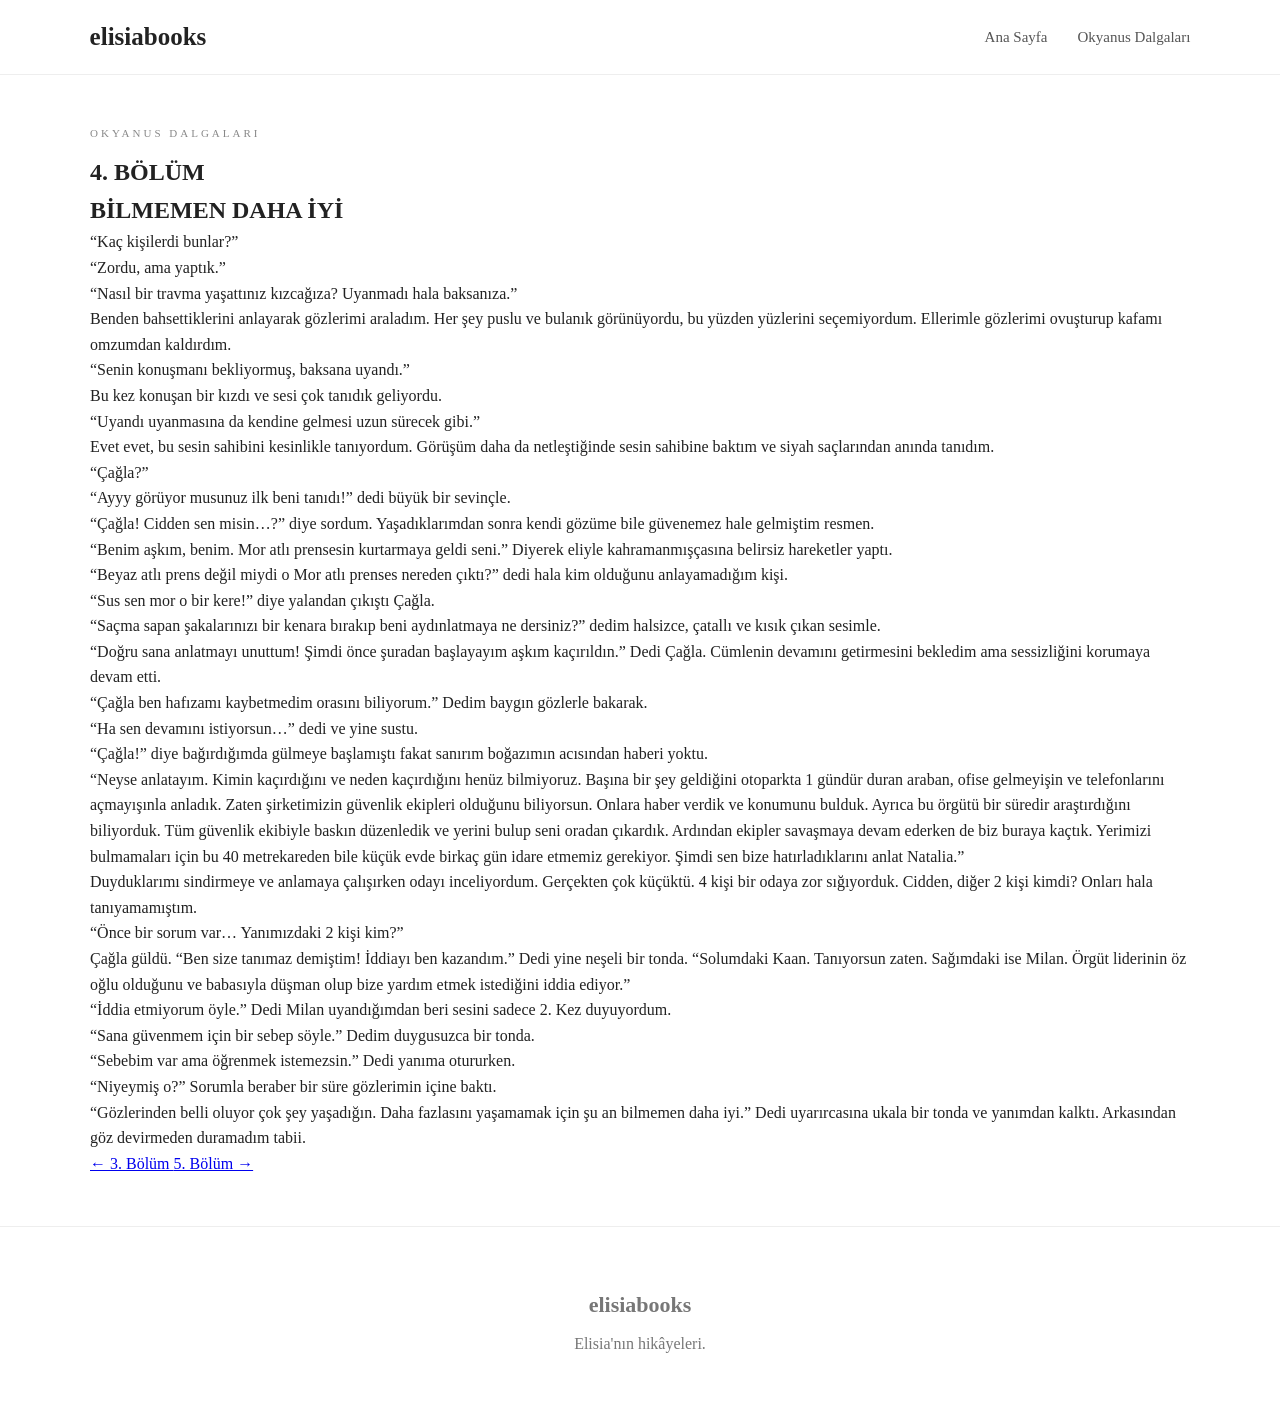
<file: chapters/bolum4.html>
<!DOCTYPE html>
<html lang="tr">

<head>
    <meta charset="UTF-8">
    <meta name="viewport" content="width=device-width, initial-scale=1.0">

    <title>4. Bölüm: Bilmemen Daha İyi | Okyanus Dalgaları</title>

    <link rel="stylesheet" href="../style.css">
</head>

<body>

<header>

    <a href="../book.html" class="logo">
        elisiabooks
    </a>

    <nav>
        <a href="../index.html">Ana Sayfa</a>
        <a href="../book.html">Okyanus Dalgaları</a>
    </nav>

</header>


<main>

    <article class="reading-page">

        <p class="eyebrow">
            OKYANUS DALGALARI
        </p>

        <h1>4. BÖLÜM</h1>

        <h2>BİLMEMEN DAHA İYİ</h2>

        <div class="reading-text">

            <p>
                “Kaç kişilerdi bunlar?”
            </p>

            <p>
                “Zordu, ama yaptık.”
            </p>

            <p>
                “Nasıl bir travma yaşattınız kızcağıza? Uyanmadı hala
                baksanıza.”
            </p>

            <p>
                Benden bahsettiklerini anlayarak gözlerimi araladım. Her şey
                puslu ve bulanık görünüyordu, bu yüzden yüzlerini
                seçemiyordum. Ellerimle gözlerimi ovuşturup kafamı omzumdan
                kaldırdım.
            </p>

            <p>
                “Senin konuşmanı bekliyormuş, baksana uyandı.”
            </p>

            <p>
                Bu kez konuşan bir kızdı ve sesi çok tanıdık geliyordu.
            </p>

            <p>
                “Uyandı uyanmasına da kendine gelmesi uzun sürecek gibi.”
            </p>

            <p>
                Evet evet, bu sesin sahibini kesinlikle tanıyordum.
                Görüşüm daha da netleştiğinde sesin sahibine baktım ve
                siyah saçlarından anında tanıdım.
            </p>

            <p>
                “Çağla?”
            </p>

            <p>
                “Ayyy görüyor musunuz ilk beni tanıdı!” dedi büyük bir
                sevinçle.
            </p>

            <p>
                “Çağla! Cidden sen misin…?” diye sordum. Yaşadıklarımdan
                sonra kendi gözüme bile güvenemez hale gelmiştim resmen.
            </p>

            <p>
                “Benim aşkım, benim. Mor atlı prensesin kurtarmaya geldi
                seni.” Diyerek eliyle kahramanmışçasına belirsiz hareketler
                yaptı.
            </p>

            <p>
                “Beyaz atlı prens değil miydi o Mor atlı prenses nereden
                çıktı?” dedi hala kim olduğunu anlayamadığım kişi.
            </p>

            <p>
                “Sus sen mor o bir kere!” diye yalandan çıkıştı Çağla.
            </p>

            <p>
                “Saçma sapan şakalarınızı bir kenara bırakıp beni
                aydınlatmaya ne dersiniz?” dedim halsizce, çatallı ve kısık
                çıkan sesimle.
            </p>

            <p>
                “Doğru sana anlatmayı unuttum! Şimdi önce şuradan başlayayım
                aşkım kaçırıldın.” Dedi Çağla. Cümlenin devamını getirmesini
                bekledim ama sessizliğini korumaya devam etti.
            </p>

            <p>
                “Çağla ben hafızamı kaybetmedim orasını biliyorum.” Dedim
                baygın gözlerle bakarak.
            </p>

            <p>
                “Ha sen devamını istiyorsun…” dedi ve yine sustu.
            </p>

            <p>
                “Çağla!” diye bağırdığımda gülmeye başlamıştı fakat sanırım
                boğazımın acısından haberi yoktu.
            </p>

            <p>
                “Neyse anlatayım. Kimin kaçırdığını ve neden kaçırdığını
                henüz bilmiyoruz. Başına bir şey geldiğini otoparkta 1
                gündür duran araban, ofise gelmeyişin ve telefonlarını
                açmayışınla anladık. Zaten şirketimizin güvenlik ekipleri
                olduğunu biliyorsun. Onlara haber verdik ve konumunu bulduk.
                Ayrıca bu örgütü bir süredir araştırdığını biliyorduk. Tüm
                güvenlik ekibiyle baskın düzenledik ve yerini bulup seni
                oradan çıkardık. Ardından ekipler savaşmaya devam ederken de
                biz buraya kaçtık. Yerimizi bulmamaları için bu 40
                metrekareden bile küçük evde birkaç gün idare etmemiz
                gerekiyor. Şimdi sen bize hatırladıklarını anlat Natalia.”
            </p>

            <p>
                Duyduklarımı sindirmeye ve anlamaya çalışırken odayı
                inceliyordum. Gerçekten çok küçüktü. 4 kişi bir odaya zor
                sığıyorduk. Cidden, diğer 2 kişi kimdi? Onları hala
                tanıyamamıştım.
            </p>

            <p>
                “Önce bir sorum var… Yanımızdaki 2 kişi kim?”
            </p>

            <p>
                Çağla güldü. “Ben size tanımaz demiştim! İddiayı ben kazandım.”
                Dedi yine neşeli bir tonda. “Solumdaki Kaan. Tanıyorsun
                zaten. Sağımdaki ise Milan. Örgüt liderinin öz oğlu olduğunu
                ve babasıyla düşman olup bize yardım etmek istediğini iddia
                ediyor.”
            </p>

            <p>
                “İddia etmiyorum öyle.” Dedi Milan uyandığımdan beri sesini
                sadece 2. Kez duyuyordum.
            </p>

            <p>
                “Sana güvenmem için bir sebep söyle.” Dedim duygusuzca bir
                tonda.
            </p>

            <p>
                “Sebebim var ama öğrenmek istemezsin.” Dedi yanıma otururken.
            </p>

            <p>
                “Niyeymiş o?” Sorumla beraber bir süre gözlerimin içine
                baktı.
            </p>

            <p>
                “Gözlerinden belli oluyor çok şey yaşadığın. Daha fazlasını
                yaşamamak için şu an bilmemen daha iyi.” Dedi uyarırcasına
                ukala bir tonda ve yanımdan kalktı. Arkasından göz devirmeden
                duramadım tabii.
            </p>

        </div>

    </article>


    <div class="chapter-navigation">

        <a href="bolum3.html">
            ← 3. Bölüm
        </a>

        <a href="bolum5.html">
            5. Bölüm →
        </a>

    </div>

</main>


<footer>

    <div class="footer-logo">
        elisiabooks
    </div>

    <p>
        Elisia'nın hikâyeleri.
    </p>

</footer>

</body>

</html>
</file>
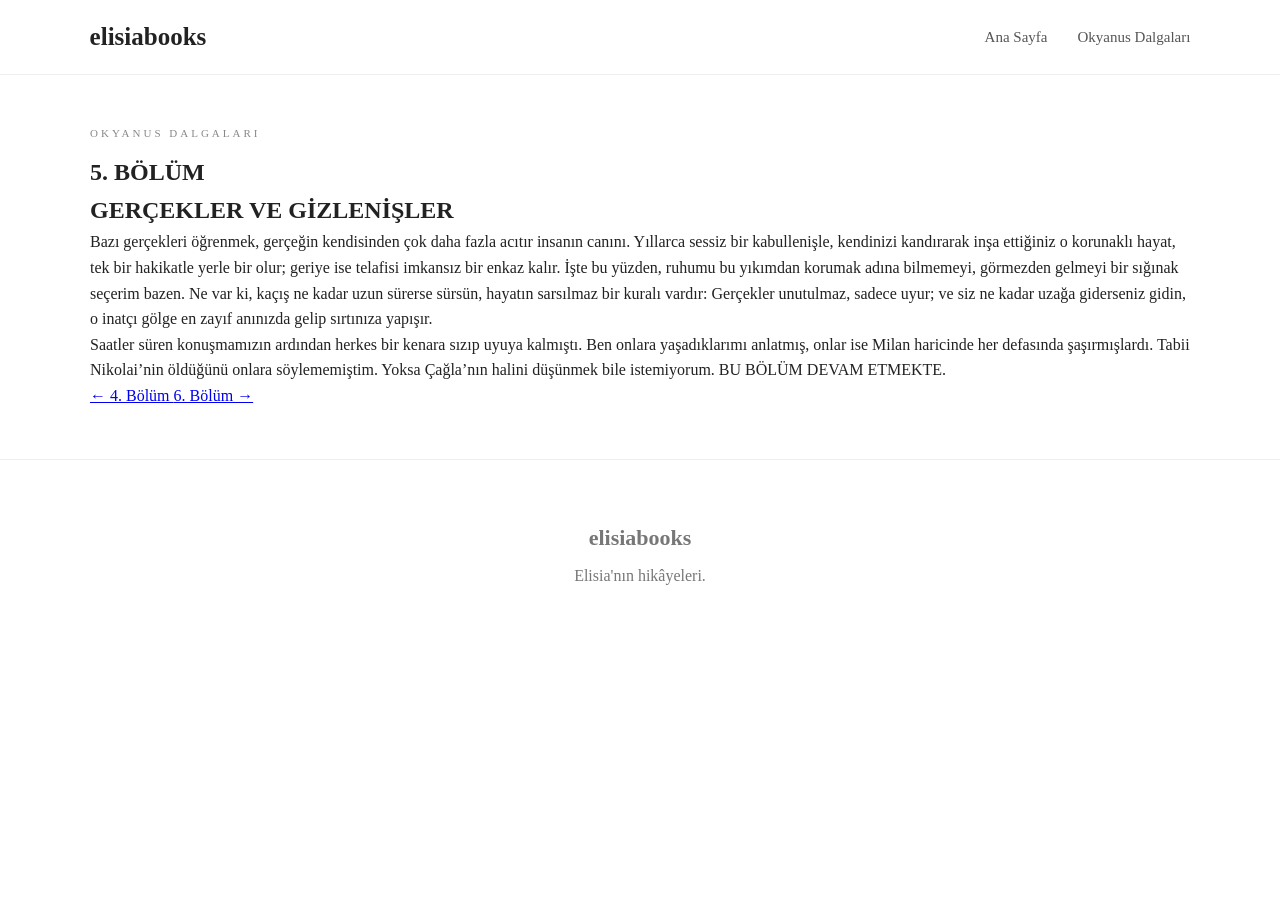
<file: chapters/bolum5.html>
<!DOCTYPE html>
<html lang="tr">

<head>
    <meta charset="UTF-8">
    <meta name="viewport" content="width=device-width, initial-scale=1.0">

    <title>5. Bölüm: Gerçekler ve Gizlenişler | Okyanus Dalgaları</title>

    <link rel="stylesheet" href="../style.css">
</head>

<body>

<header>

    <a href="../book.html" class="logo">
        elisiabooks
    </a>

    <nav>
        <a href="../index.html">Ana Sayfa</a>
        <a href="../book.html">Okyanus Dalgaları</a>
    </nav>

</header>


<main>

    <article class="reading-page">

        <p class="eyebrow">
            OKYANUS DALGALARI
        </p>

        <h1>5. BÖLÜM</h1>

        <h2>GERÇEKLER VE GİZLENİŞLER</h2>

        <div class="reading-text">

            <p>
                Bazı gerçekleri öğrenmek, gerçeğin kendisinden çok daha fazla
                acıtır insanın canını. Yıllarca sessiz bir kabullenişle,
                kendinizi kandırarak inşa ettiğiniz o korunaklı hayat, tek bir
                hakikatle yerle bir olur; geriye ise telafisi imkansız bir
                enkaz kalır. İşte bu yüzden, ruhumu bu yıkımdan korumak adına
                bilmemeyi, görmezden gelmeyi bir sığınak seçerim bazen. Ne var
                ki, kaçış ne kadar uzun sürerse sürsün, hayatın sarsılmaz bir
                kuralı vardır: Gerçekler unutulmaz, sadece uyur; ve siz ne
                kadar uzağa giderseniz gidin, o inatçı gölge en zayıf
                anınızda gelip sırtınıza yapışır.
            </p>

            <p>
                Saatler süren konuşmamızın ardından herkes bir kenara sızıp
                uyuya kalmıştı. Ben onlara yaşadıklarımı anlatmış, onlar ise
                Milan haricinde her defasında şaşırmışlardı. Tabii Nikolai’nin
                öldüğünü onlara söylememiştim. Yoksa Çağla’nın halini düşünmek
                bile istemiyorum. BU BÖLÜM DEVAM ETMEKTE.
            </p>

        </div>

    </article>


    <div class="chapter-navigation">

        <a href="bolum4.html">
            ← 4. Bölüm
        </a>

        <a href="#">
            6. Bölüm →
        </a>

    </div>

</main>


<footer>

    <div class="footer-logo">
        elisiabooks
    </div>

    <p>
        Elisia'nın hikâyeleri.
    </p>

</footer>

</body>

</html>
</file>
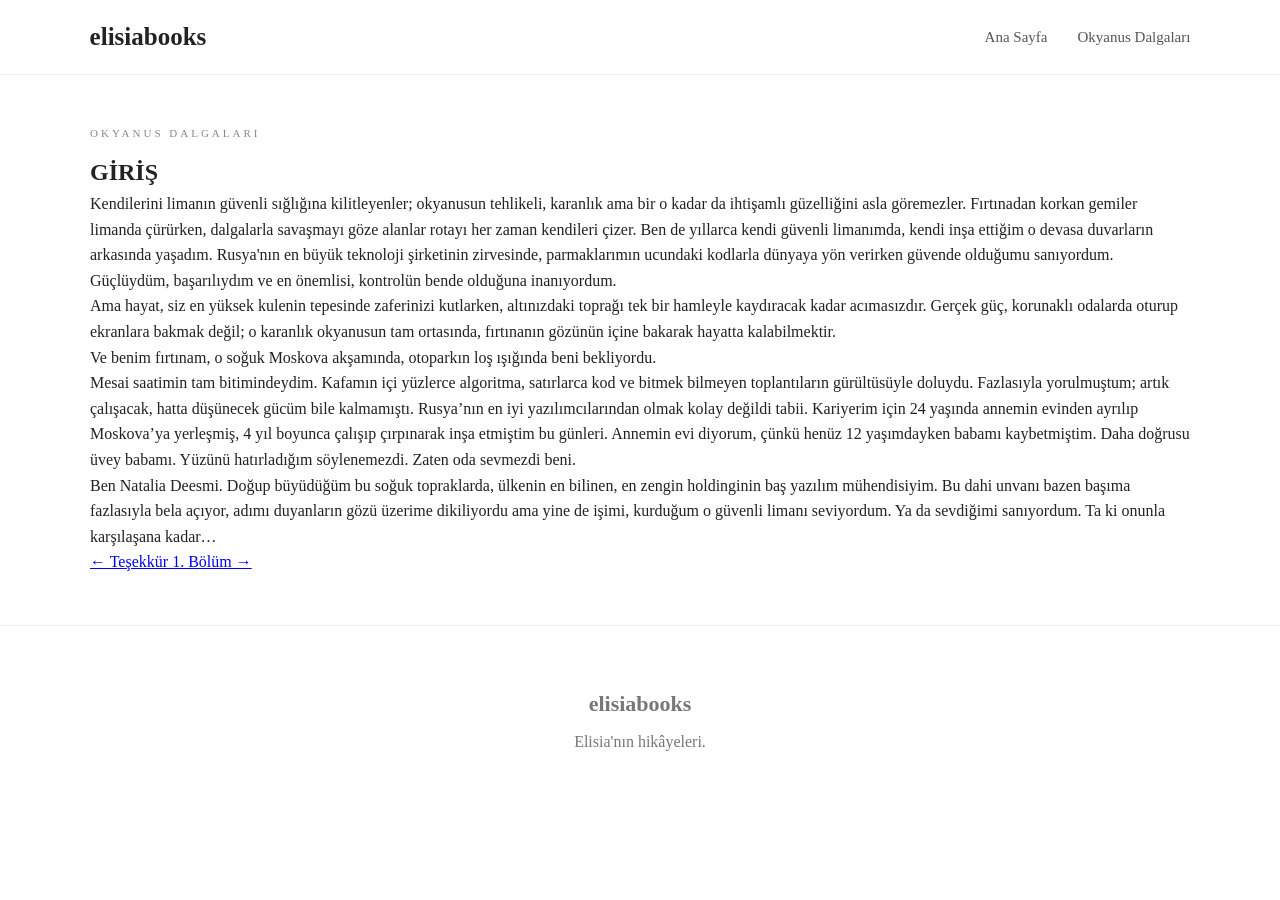
<file: chapters/giris.html>
<!DOCTYPE html>
<html lang="tr">

<head>
    <meta charset="UTF-8">
    <meta name="viewport" content="width=device-width, initial-scale=1.0">

    <title>Giriş | Okyanus Dalgaları</title>

    <link rel="stylesheet" href="../style.css">
</head>

<body>

<header>

    <a href="../book.html" class="logo">
        elisiabooks
    </a>

    <nav>
        <a href="../index.html">Ana Sayfa</a>
        <a href="../book.html">Okyanus Dalgaları</a>
    </nav>

</header>


<main>

    <article class="reading-page">

        <p class="eyebrow">
            OKYANUS DALGALARI
        </p>

        <h1>GİRİŞ</h1>

        <div class="reading-text">

            <p>
                Kendilerini limanın güvenli sığlığına kilitleyenler; okyanusun
                tehlikeli, karanlık ama bir o kadar da ihtişamlı güzelliğini
                asla göremezler. Fırtınadan korkan gemiler limanda çürürken,
                dalgalarla savaşmayı göze alanlar rotayı her zaman kendileri
                çizer. Ben de yıllarca kendi güvenli limanımda, kendi inşa
                ettiğim o devasa duvarların arkasında yaşadım. Rusya'nın en
                büyük teknoloji şirketinin zirvesinde, parmaklarımın ucundaki
                kodlarla dünyaya yön verirken güvende olduğumu sanıyordum.
                Güçlüydüm, başarılıydım ve en önemlisi, kontrolün bende
                olduğuna inanıyordum.
            </p>

            <p>
                Ama hayat, siz en yüksek kulenin tepesinde zaferinizi
                kutlarken, altınızdaki toprağı tek bir hamleyle kaydıracak
                kadar acımasızdır. Gerçek güç, korunaklı odalarda oturup
                ekranlara bakmak değil; o karanlık okyanusun tam ortasında,
                fırtınanın gözünün içine bakarak hayatta kalabilmektir.
            </p>

            <p>
                Ve benim fırtınam, o soğuk Moskova akşamında, otoparkın loş
                ışığında beni bekliyordu.
            </p>

            <p>
                Mesai saatimin tam bitimindeydim. Kafamın içi yüzlerce
                algoritma, satırlarca kod ve bitmek bilmeyen toplantıların
                gürültüsüyle doluydu. Fazlasıyla yorulmuştum; artık çalışacak,
                hatta düşünecek gücüm bile kalmamıştı. Rusya’nın en iyi
                yazılımcılarından olmak kolay değildi tabii. Kariyerim için
                24 yaşında annemin evinden ayrılıp Moskova’ya yerleşmiş,
                4 yıl boyunca çalışıp çırpınarak inşa etmiştim bu günleri.
                Annemin evi diyorum, çünkü henüz 12 yaşımdayken babamı
                kaybetmiştim. Daha doğrusu üvey babamı. Yüzünü hatırladığım
                söylenemezdi. Zaten oda sevmezdi beni.
            </p>

            <p>
                Ben Natalia Deesmi. Doğup büyüdüğüm bu soğuk topraklarda,
                ülkenin en bilinen, en zengin holdinginin baş yazılım
                mühendisiyim. Bu dahi unvanı bazen başıma fazlasıyla bela
                açıyor, adımı duyanların gözü üzerime dikiliyordu ama yine de
                işimi, kurduğum o güvenli limanı seviyordum. Ya da sevdiğimi
                sanıyordum. Ta ki onunla karşılaşana kadar…
            </p>

        </div>

    </article>


    <div class="chapter-navigation">

        <a href="tesekkur.html">
            ← Teşekkür
        </a>

        <a href="bolum1.html">
            1. Bölüm →
        </a>

    </div>

</main>


<footer>

    <div class="footer-logo">
        elisiabooks
    </div>

    <p>
        Elisia'nın hikâyeleri.
    </p>

</footer>

</body>

</html>
</file>
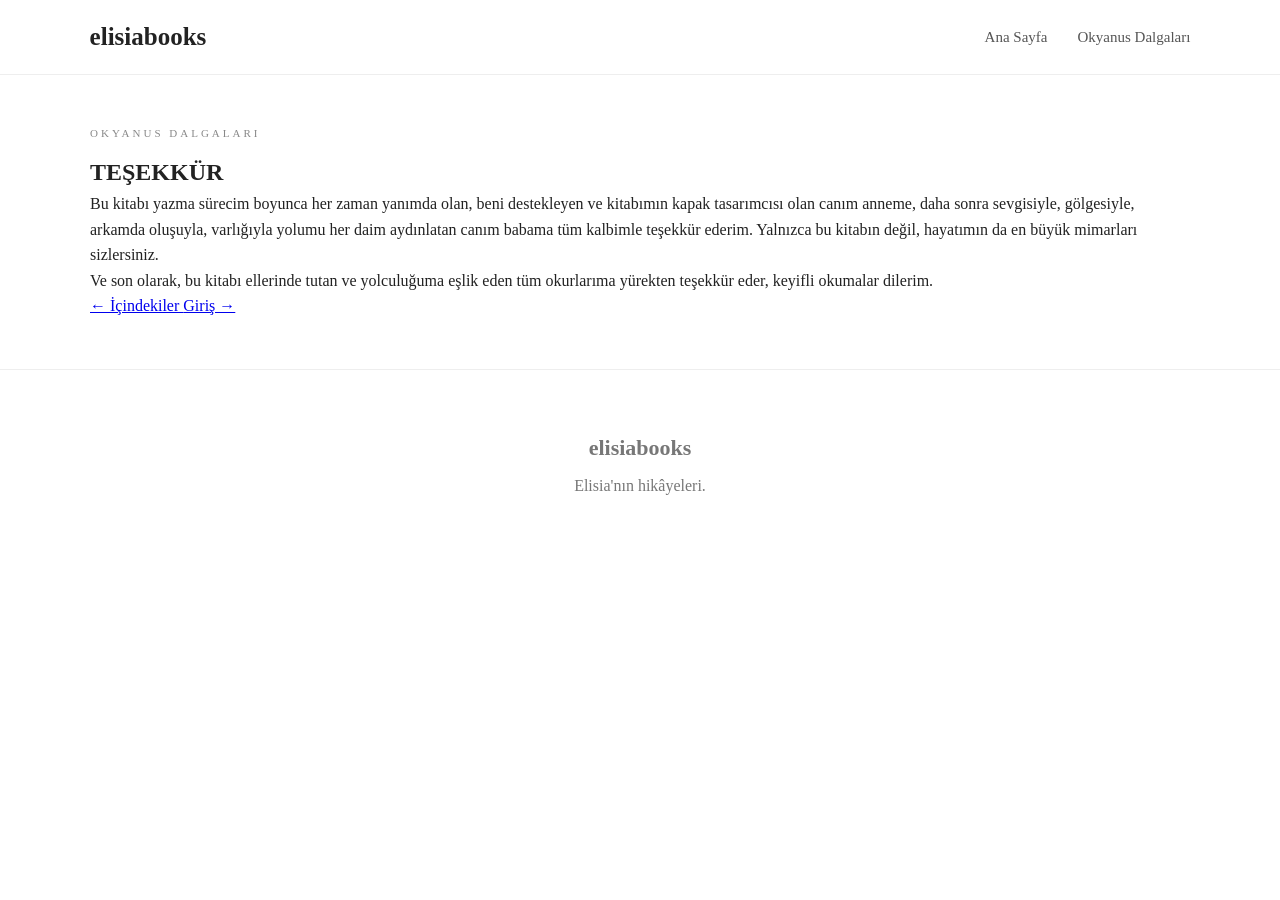
<file: chapters/tesekkur.html>
<!DOCTYPE html>
<html lang="tr">

<head>
    <meta charset="UTF-8">
    <meta name="viewport" content="width=device-width, initial-scale=1.0">

    <title>Teşekkür | Okyanus Dalgaları</title>

    <link rel="stylesheet" href="../style.css">
</head>

<body>

<header>

    <a href="../book.html" class="logo">
        elisiabooks
    </a>

    <nav>
        <a href="../index.html">Ana Sayfa</a>
        <a href="../book.html">Okyanus Dalgaları</a>
    </nav>

</header>


<main>

    <article class="reading-page">

        <p class="eyebrow">
            OKYANUS DALGALARI
        </p>

        <h1>TEŞEKKÜR</h1>

        <div class="reading-text">

            <p>
                Bu kitabı yazma sürecim boyunca her zaman yanımda olan,
                beni destekleyen ve kitabımın kapak tasarımcısı olan canım
                anneme, daha sonra sevgisiyle, gölgesiyle, arkamda oluşuyla,
                varlığıyla yolumu her daim aydınlatan canım babama tüm kalbimle
                teşekkür ederim. Yalnızca bu kitabın değil, hayatımın da en
                büyük mimarları sizlersiniz.
            </p>

            <p>
                Ve son olarak, bu kitabı ellerinde tutan ve yolculuğuma eşlik
                eden tüm okurlarıma yürekten teşekkür eder, keyifli okumalar
                dilerim.
            </p>

        </div>

    </article>


    <div class="chapter-navigation">

        <a href="../book.html">
            ← İçindekiler
        </a>

        <a href="giris.html">
            Giriş →
        </a>

    </div>

</main>


<footer>

    <div class="footer-logo">
        elisiabooks
    </div>

    <p>
        Elisia'nın hikâyeleri.
    </p>

</footer>

</body>

</html>
</file>
<file: style.css>
* {
    box-sizing: border-box;
    margin: 0;
    padding: 0;
}

html {
    scroll-behavior: smooth;
}

body {
    font-family: Georgia, "Times New Roman", serif;
    background: #ffffff;
    color: #222222;
    line-height: 1.6;
}

/* =========================
   HEADER
========================= */

header {
    height: 75px;
    display: flex;
    align-items: center;
    justify-content: space-between;
    padding: 0 7%;
    border-bottom: 1px solid #eeeeee;
    background: #ffffff;
}

.logo {
    font-size: 25px;
    font-weight: bold;
    color: #222222;
    text-decoration: none;
}

nav {
    display: flex;
    gap: 30px;
}

nav a {
    color: #555555;
    text-decoration: none;
    font-size: 15px;
}

nav a:hover {
    color: #000000;
}

/* =========================
   ANA ALAN
========================= */

main {
    max-width: 1150px;
    margin: auto;
    padding: 50px 25px;
}

/* =========================
   KİTAP TANITIMI
========================= */

.book-hero {
    display: grid;
    grid-template-columns: 300px 1fr;
    gap: 70px;
    align-items: center;
    padding: 60px 0 90px;
}

/* SADECE KAPAK BOYUTU BURADAN AYARLANIYOR */

.book-hero .book-cover {
    width: 220px;
    justify-self: center;
}

.book-hero .book-cover img {
    display: block;
    width: 100%;
    height: auto;
}

/* =========================
   KİTAP BİLGİLERİ
========================= */

.book-info {
    max-width: 650px;
}

.eyebrow {
    font-size: 11px;
    letter-spacing: 3px;
    color: #888888;
    margin-bottom: 10px;
}

.book-info h1 {
    font-size: 55px;
    line-height: 1.1;
    margin-bottom: 15px;
}

.book-type {
    color: #888888;
    font-size: 14px;
    margin-bottom: 25px;
}

.book-description {
    color: #666666;
    font-size: 17px;
    max-width: 600px;
}

/* =========================
   BUTON
========================= */

.main-button {
    display: inline-block;
    width: fit-content;
    margin-top: 30px;
    padding: 13px 22px;
    background: #222222;
    color: #ffffff;
    text-decoration: none;
    border-radius: 7px;
    transition: 0.2s;
}

.main-button:hover {
    transform: translateY(-2px);
}

/* =========================
   BÖLÜMLER
========================= */

.chapters-section {
    padding: 30px 0 80px;
}

.section-heading {
    margin-bottom: 30px;
}

.section-heading h2 {
    font-size: 40px;
}

.chapter-list {
    border-top: 1px solid #eeeeee;
}

.chapter-card {
    display: flex;
    align-items: center;
    gap: 20px;
    min-height: 70px;
    padding: 18px 10px;
    border-bottom: 1px solid #eeeeee;
    color: #222222;
    text-decoration: none;
    transition: 0.2s;
}

.chapter-card:hover {
    padding-left: 18px;
}

.chapter-number {
    width: 35px;
    color: #888888;
    font-size: 13px;
}

.chapter-title {
    flex: 1;
    font-size: 16px;
}

.chapter-status {
    color: #888888;
    font-size: 11px;
    letter-spacing: 1px;
}

.chapter-arrow {
    color: #888888;
}

/* =========================
   KİTAP HAKKINDA
========================= */

.book-about {
    display: grid;
    grid-template-columns: 1fr 1fr;
    gap: 60px;
    padding: 80px 0;
    border-top: 1px solid #eeeeee;
}

.book-about h2 {
    font-size: 40px;
    line-height: 1.2;
}

.book-about > p {
    color: #666666;
    font-size: 17px;
}

/* =========================
   FOOTER
========================= */

footer {
    text-align: center;
    padding: 60px 20px;
    border-top: 1px solid #eeeeee;
    color: #777777;
}

.footer-logo {
    font-size: 22px;
    font-weight: bold;
    margin-bottom: 8px;
}

/* =========================
   MOBİL
========================= */

@media (max-width: 700px) {

    header {
        padding: 0 20px;
    }

    nav {
        display: none;
    }

    main {
        padding: 30px 20px;
    }

    .book-hero {
        grid-template-columns: 1fr;
        gap: 40px;
        padding: 40px 0 70px;
    }

    /* TELEFONDA KAPAĞIN BOYUTU */

    .book-hero .book-cover {
        width: 180px;
        justify-self: center;
    }

    .book-info h1 {
        font-size: 40px;
    }

    .book-about {
        grid-template-columns: 1fr;
        gap: 30px;
    }

    .book-about h2 {
        font-size: 32px;
    }

    .chapter-card {
        gap: 12px;
    }

    .chapter-title {
        font-size: 14px;
    }

}
</file>
